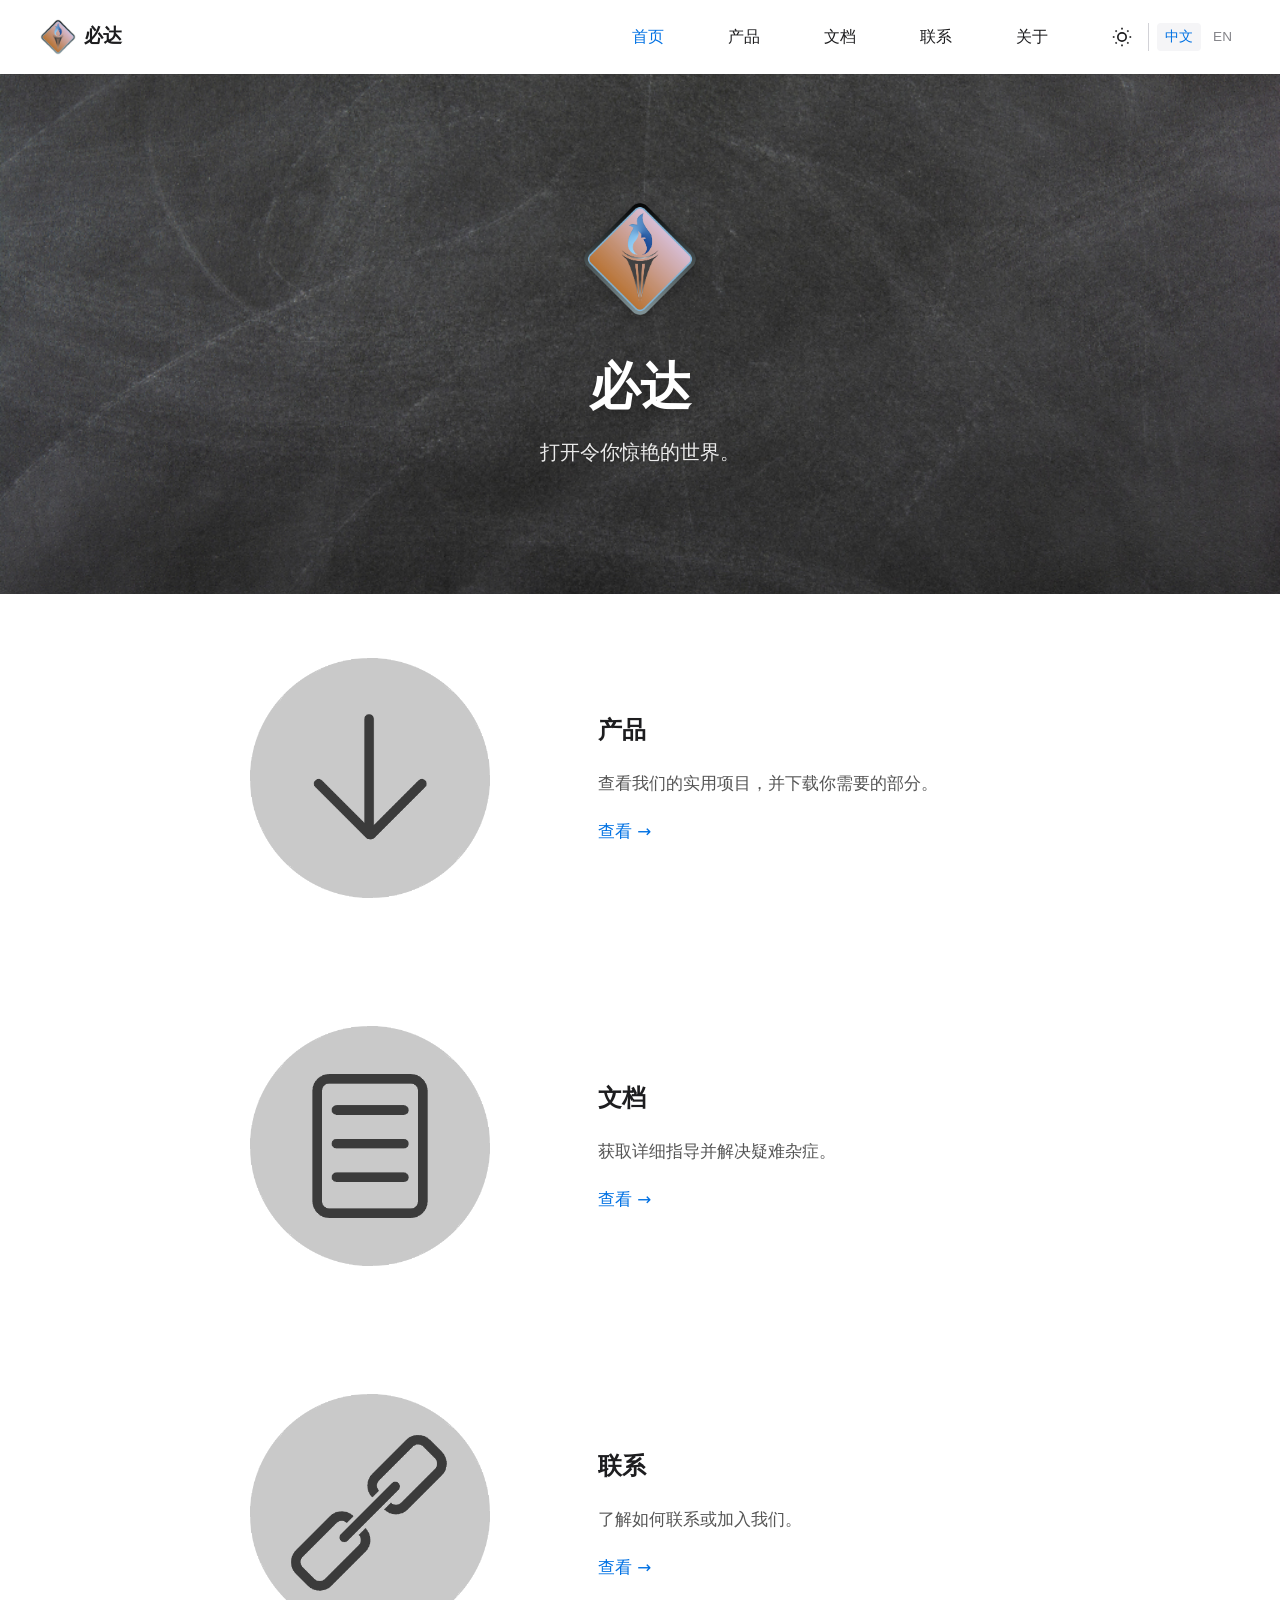
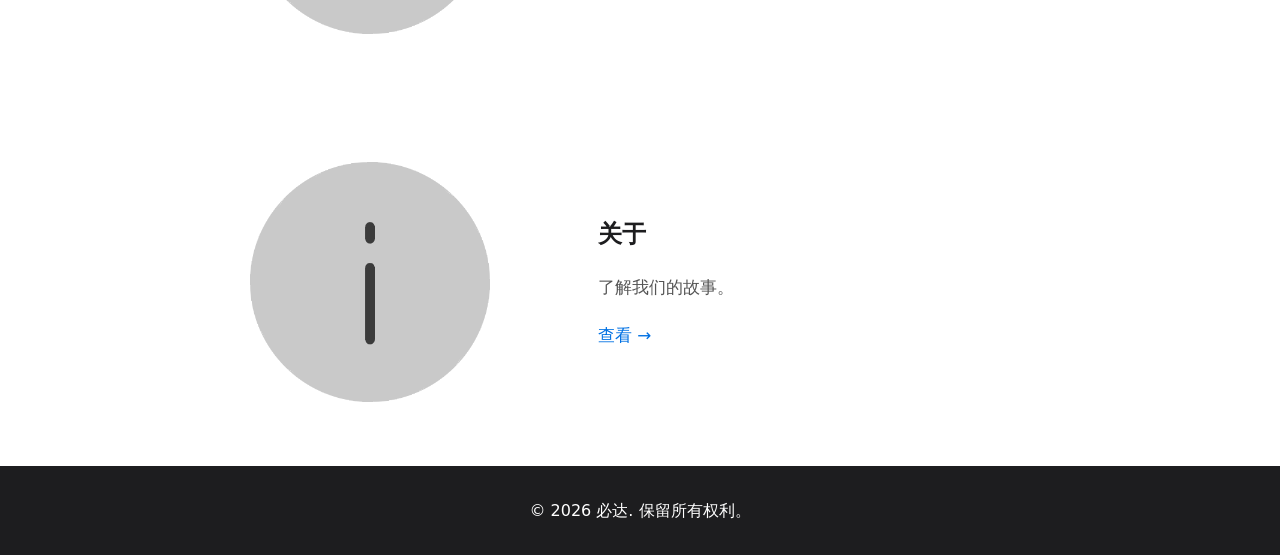
<file: index.html>
<!doctype html>
<html lang="zh-CN" data-theme="light">
    <head>
        <meta charset="UTF-8" />
        <meta name="viewport" content="width=device-width, initial-scale=1.0" />
        <title data-i18n="page.title.home">首页 - 必达-Binder</title>
        <link rel="icon" type="image/png" href="assets/images/icon.png" />
        <link rel="stylesheet" href="css/style.css" />
        <script>
            (function () {
                function getPref(key, fallback) {
                    try {
                        var v = localStorage.getItem(key);
                        if (v !== null && v !== undefined && v !== "") return v;
                    } catch (e) {}
                    var c = document.cookie.match(
                        new RegExp("(^| )" + key + "=([^;]+)"),
                    );
                    if (c) return decodeURIComponent(c[2]);
                    return fallback;
                }
                function setPref(key, val) {
                    try {
                        localStorage.setItem(key, val);
                    } catch (e) {}
                    var date = new Date();
                    date.setTime(date.getTime() + 365 * 24 * 60 * 60 * 1000);
                    document.cookie =
                        key +
                        "=" +
                        encodeURIComponent(val) +
                        ";expires=" +
                        date.toUTCString() +
                        ";path=/;SameSite=Lax";
                }
                window.__setPref = setPref;
                window.__getPref = getPref;

                var t = getPref(
                    "theme",
                    window.matchMedia("(prefers-color-scheme: dark)").matches
                        ? "dark"
                        : "light",
                );
                document.documentElement.setAttribute("data-theme", t);
                var l = getPref("lang", "zh");
                document.documentElement.lang = l === "zh" ? "zh-CN" : "en";
            })();
        </script>
    </head>
    <body>
        <nav class="navbar">
            <div class="nav-container">
                <div class="nav-brand">
                    <a href="index.html" class="nav-logo">
                        <img src="assets/images/logo.png" alt="必达-Binder" />
                    </a>
                    <span class="nav-site-name" data-i18n="nav.site.name"
                        >必达</span
                    >
                </div>
                <button class="hamburger" aria-label="菜单">
                    <span class="hamburger-line"></span>
                    <span class="hamburger-line"></span>
                    <span class="hamburger-line"></span>
                </button>
                <div class="nav-links">
                    <a
                        href="index.html"
                        class="nav-link active"
                        data-i18n="nav.home"
                        >首页</a
                    >
                    <a
                        href="products.html"
                        class="nav-link"
                        data-i18n="nav.products"
                        >产品</a
                    >
                    <a href="docs.html" class="nav-link" data-i18n="nav.docs"
                        >文档</a
                    >
                    <a
                        href="contact.html"
                        class="nav-link"
                        data-i18n="nav.contact"
                        >联系</a
                    >
                    <a href="about.html" class="nav-link" data-i18n="nav.about"
                        >关于</a
                    >
                    <div class="nav-actions">
                        <button
                            id="theme-toggle"
                            class="theme-toggle"
                            aria-label="切换主题"
                        >
                            <svg
                                class="icon-moon"
                                viewBox="0 0 24 24"
                                fill="none"
                                stroke="currentColor"
                                stroke-width="2"
                            >
                                <path
                                    d="M21 12.79A9 9 0 1 1 11.21 3 7 7 0 0 0 21 12.79z"
                                />
                            </svg>
                            <svg
                                class="icon-sun"
                                viewBox="0 0 24 24"
                                fill="none"
                                stroke="currentColor"
                                stroke-width="2"
                            >
                                <circle cx="12" cy="12" r="5" />
                                <line x1="12" y1="1" x2="12" y2="3" />
                                <line x1="12" y1="21" x2="12" y2="23" />
                                <line x1="4.22" y1="4.22" x2="5.64" y2="5.64" />
                                <line
                                    x1="18.36"
                                    y1="18.36"
                                    x2="19.78"
                                    y2="19.78"
                                />
                                <line x1="1" y1="12" x2="3" y2="12" />
                                <line x1="21" y1="12" x2="23" y2="12" />
                                <line
                                    x1="4.22"
                                    y1="19.78"
                                    x2="5.64"
                                    y2="18.36"
                                />
                                <line
                                    x1="18.36"
                                    y1="5.64"
                                    x2="19.78"
                                    y2="4.22"
                                />
                            </svg>
                        </button>
                        <div class="lang-switcher">
                            <button class="lang-btn" data-lang="zh">
                                中文
                            </button>
                            <button class="lang-btn" data-lang="en">EN</button>
                        </div>
                    </div>
                </div>
            </div>
        </nav>

        <section
            class="page-banner"
            style="background-image: url(&quot;assets/images/bg.png&quot;)"
        >
            <div class="banner-overlay">
                <img
                    src="assets/images/logo.png"
                    alt="必达-Binder"
                    class="banner-icon"
                    data-theme-img
                    data-light="assets/images/logo.png"
                    data-dark="assets/images/logo.png"
                />
                <h1 data-i18n="banner.title">必达-Binder</h1>
                <p data-i18n="banner.subtitle">打开令你惊艳的世界。</p>
            </div>
        </section>

        <section class="section">
            <div class="feature-layout">
                <img
                    src="assets/images/light/products.png"
                    alt="产品"
                    class="feature-img"
                    data-theme-img
                    data-light="assets/images/light/products.png"
                    data-dark="assets/images/dark/products.png"
                />
                <div class="feature-text">
                    <h3 data-i18n="home.feature.products.title">产品</h3>
                    <p data-i18n="home.feature.products.desc">
                        查看我们的实用项目，并下载你需要的部分。
                    </p>
                    <a
                        href="./products.html"
                        class="feature-link"
                        data-i18n="home.feature.products.link"
                        >查看 →</a
                    >
                </div>
            </div>
        </section>

        <section class="section">
            <div class="feature-layout">
                <img
                    src="assets/images/light/docs.png"
                    alt="文档"
                    class="feature-img"
                    data-theme-img
                    data-light="assets/images/light/docs.png"
                    data-dark="assets/images/dark/docs.png"
                />
                <div class="feature-text">
                    <h3 data-i18n="home.feature.docs.title">文档</h3>
                    <p data-i18n="home.feature.docs.desc">
                        获取详细指导并解决疑难杂症。
                    </p>
                    <a
                        href="./docs.html"
                        class="feature-link"
                        data-i18n="home.feature.docs.link"
                        >查看 →</a
                    >
                </div>
            </div>
        </section>

        <section class="section">
            <div class="feature-layout">
                <img
                    src="assets/images/light/contact.png"
                    alt="联系"
                    class="feature-img"
                    data-theme-img
                    data-light="assets/images/light/contact.png"
                    data-dark="assets/images/dark/contact.png"
                />
                <div class="feature-text">
                    <h3 data-i18n="home.feature.contact.title">联系</h3>
                    <p data-i18n="home.feature.contact.desc">
                        了解如何联系或加入我们。
                    </p>
                    <a
                        href="./contact.html"
                        class="feature-link"
                        data-i18n="home.feature.contact.link"
                        >查看 →</a
                    >
                </div>
            </div>
        </section>

        <section class="section">
            <div class="feature-layout">
                <img
                    src="assets/images/light/about.png"
                    alt="关于"
                    class="feature-img"
                    data-theme-img
                    data-light="assets/images/light/about.png"
                    data-dark="assets/images/dark/about.png"
                />
                <div class="feature-text">
                    <h3 data-i18n="home.feature.about.title">关于</h3>
                    <p data-i18n="home.feature.about.desc">了解我们的故事。</p>
                    <a
                        href="./about.html"
                        class="feature-link"
                        data-i18n="home.feature.about.link"
                        >查看 →</a
                    >
                </div>
            </div>
        </section>

        <footer class="footer">
            <p data-i18n="footer.copyright">
                &copy; 2026 必达-Binder. 保留所有权利。
            </p>
        </footer>

        <script src="js/script.js"></script>
        <script src="js/i18n.js"></script>
    </body>
</html>
</file>
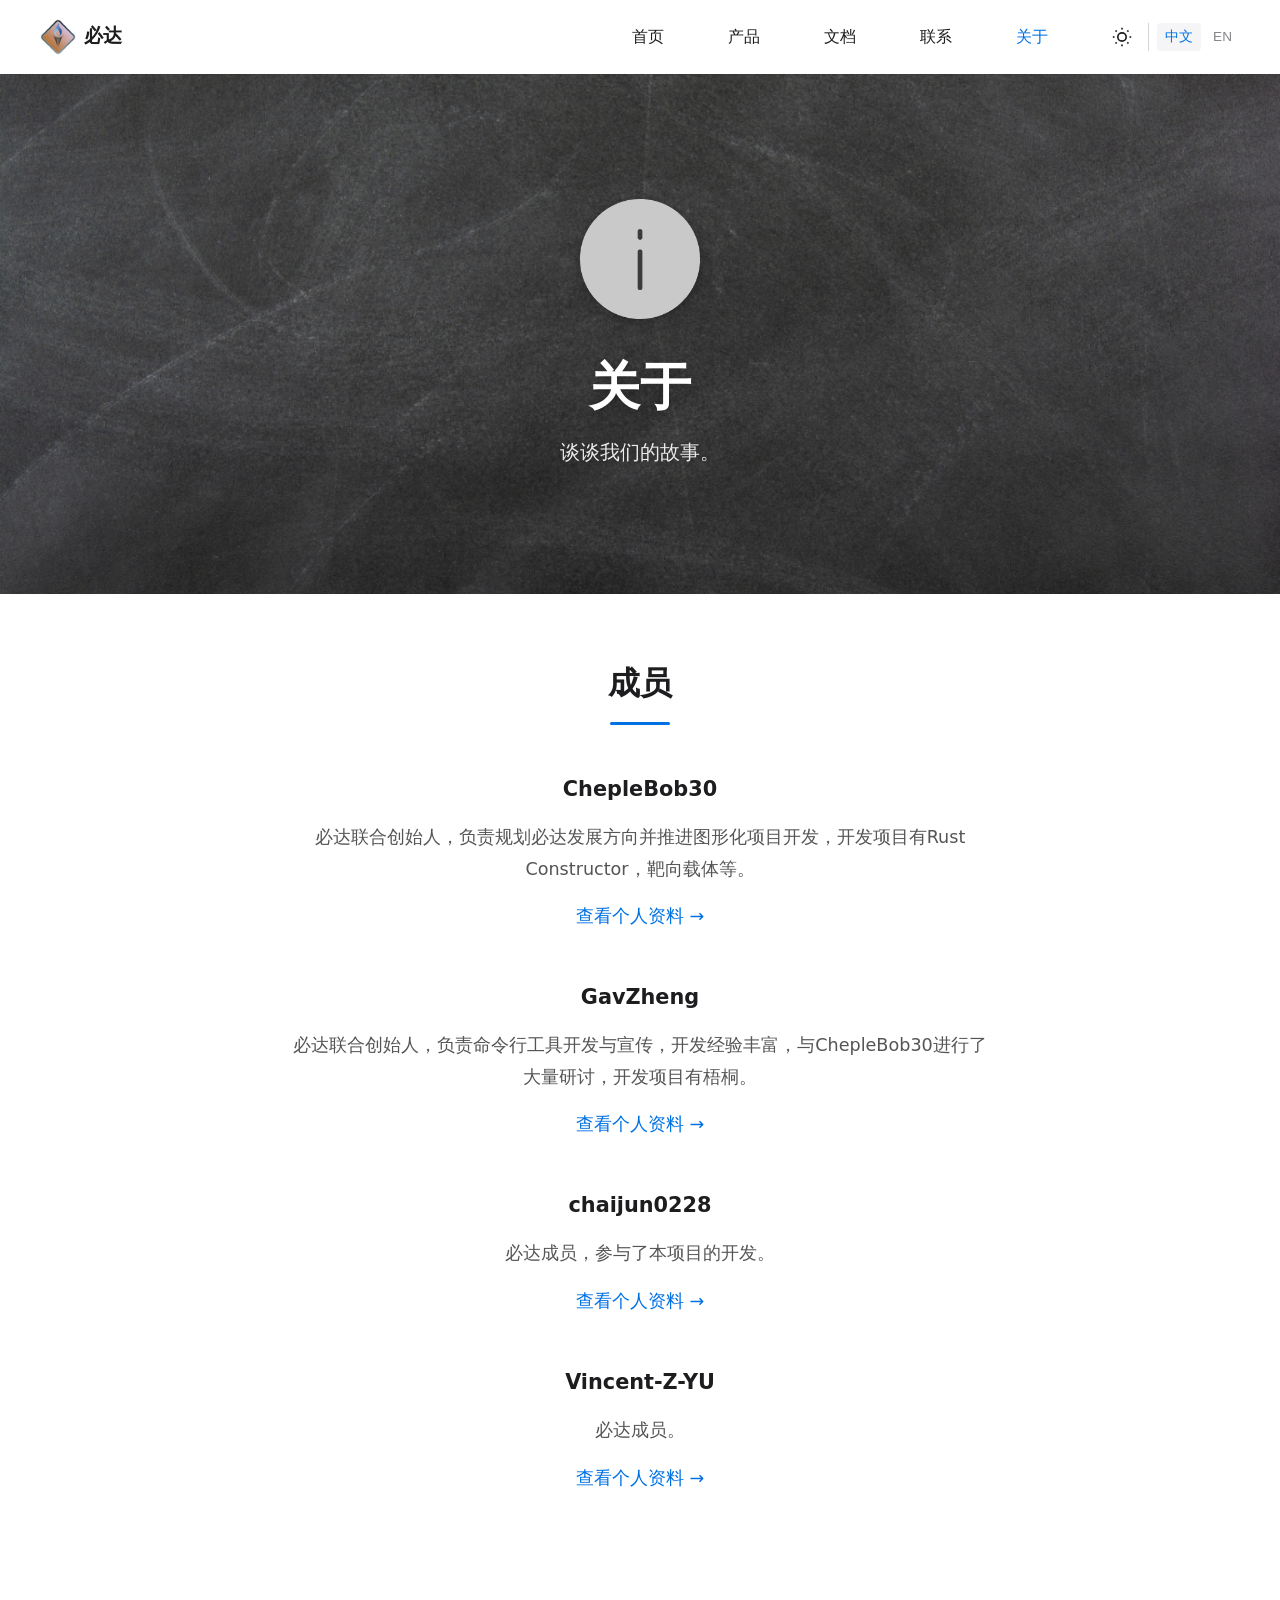
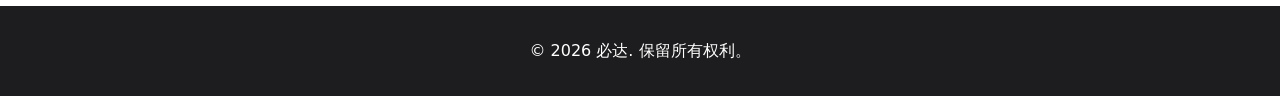
<file: about.html>
<!doctype html>
<html lang="zh-CN" data-theme="light">
    <head>
        <meta charset="UTF-8" />
        <meta name="viewport" content="width=device-width, initial-scale=1.0" />
        <title data-i18n="page.title.about">关于 - 必达-Binder</title>
        <link rel="icon" type="image/png" href="assets/images/icon.png" />
        <link rel="stylesheet" href="css/style.css" />
        <script>
            (function () {
                function getPref(key, fallback) {
                    try {
                        var v = localStorage.getItem(key);
                        if (v !== null && v !== undefined && v !== "") return v;
                    } catch (e) {}
                    var c = document.cookie.match(
                        new RegExp("(^| )" + key + "=([^;]+)"),
                    );
                    if (c) return decodeURIComponent(c[2]);
                    return fallback;
                }
                function setPref(key, val) {
                    try {
                        localStorage.setItem(key, val);
                    } catch (e) {}
                    var date = new Date();
                    date.setTime(date.getTime() + 365 * 24 * 60 * 60 * 1000);
                    document.cookie =
                        key +
                        "=" +
                        encodeURIComponent(val) +
                        ";expires=" +
                        date.toUTCString() +
                        ";path=/;SameSite=Lax";
                }
                window.__setPref = setPref;
                window.__getPref = getPref;

                var t = getPref(
                    "theme",
                    window.matchMedia("(prefers-color-scheme: dark)").matches
                        ? "dark"
                        : "light",
                );
                document.documentElement.setAttribute("data-theme", t);
                var l = getPref("lang", "zh");
                document.documentElement.lang = l === "zh" ? "zh-CN" : "en";
            })();
        </script>
    </head>
    <body>
        <nav class="navbar">
            <div class="nav-container">
                <div class="nav-brand">
                    <a href="index.html" class="nav-logo"
                        ><img src="assets/images/logo.png" alt="必达-Binder"
                    /></a>
                    <span class="nav-site-name" data-i18n="nav.site.name"
                        >必达</span
                    >
                </div>
                <button class="hamburger" aria-label="菜单">
                    <span class="hamburger-line"></span>
                    <span class="hamburger-line"></span>
                    <span class="hamburger-line"></span>
                </button>
                <div class="nav-links">
                    <a href="index.html" class="nav-link" data-i18n="nav.home"
                        >首页</a
                    >
                    <a
                        href="products.html"
                        class="nav-link"
                        data-i18n="nav.products"
                        >产品</a
                    >
                    <a href="docs.html" class="nav-link" data-i18n="nav.docs"
                        >文档</a
                    >
                    <a
                        href="contact.html"
                        class="nav-link"
                        data-i18n="nav.contact"
                        >联系</a
                    >
                    <a
                        href="about.html"
                        class="nav-link active"
                        data-i18n="nav.about"
                        >关于</a
                    >
                    <div class="nav-actions">
                        <button
                            id="theme-toggle"
                            class="theme-toggle"
                            aria-label="切换主题"
                        >
                            <svg
                                class="icon-moon"
                                viewBox="0 0 24 24"
                                fill="none"
                                stroke="currentColor"
                                stroke-width="2"
                            >
                                <path
                                    d="M21 12.79A9 9 0 1 1 11.21 3 7 7 0 0 0 21 12.79z"
                                />
                            </svg>
                            <svg
                                class="icon-sun"
                                viewBox="0 0 24 24"
                                fill="none"
                                stroke="currentColor"
                                stroke-width="2"
                            >
                                <circle cx="12" cy="12" r="5" />
                                <line x1="12" y1="1" x2="12" y2="3" />
                                <line x1="12" y1="21" x2="12" y2="23" />
                                <line x1="4.22" y1="4.22" x2="5.64" y2="5.64" />
                                <line
                                    x1="18.36"
                                    y1="18.36"
                                    x2="19.78"
                                    y2="19.78"
                                />
                                <line x1="1" y1="12" x2="3" y2="12" />
                                <line x1="21" y1="12" x2="23" y2="12" />
                                <line
                                    x1="4.22"
                                    y1="19.78"
                                    x2="5.64"
                                    y2="18.36"
                                />
                                <line
                                    x1="18.36"
                                    y1="5.64"
                                    x2="19.78"
                                    y2="4.22"
                                />
                            </svg>
                        </button>
                        <div class="lang-switcher">
                            <button class="lang-btn" data-lang="zh">
                                中文
                            </button>
                            <button class="lang-btn" data-lang="en">EN</button>
                        </div>
                    </div>
                </div>
            </div>
        </nav>

        <section
            class="page-banner"
            style="background-image: url(&quot;assets/images/bg.png&quot;)"
        >
            <div class="banner-overlay">
                <img
                    src="assets/images/light/about.png"
                    alt="关于"
                    class="banner-icon"
                    data-theme-img
                    data-light="assets/images/light/about.png"
                    data-dark="assets/images/dark/about.png"
                />
                <h1 data-i18n="banner.about.title">关于</h1>
                <p data-i18n="banner.about.subtitle">谈谈我们的故事。</p>
            </div>
        </section>

        <section class="section" id="members">
            <h2 class="section-title" data-i18n="about.github.members">成员</h2>

            <div class="member-section">
                <h3>ChepleBob30</h3>
                <p class="section-text" data-i18n="about.github.cheplebob30">
                    必达联合创始人，负责规划必达发展方向并推进图形化项目开发，开发项目有Rust
                    Constructor，靶向载体等。
                </p>
                <p class="section-text" style="margin-top: 1rem">
                    <a
                        href="https://github.com/orgs/Binder-organize/people/ChepleBob30"
                        class="feature-link"
                        target="_blank"
                        rel="noopener"
                        data-i18n="about.github.link"
                        >查看 →</a
                    >
                </p>
            </div>

            <div class="member-section">
                <h3>GavZheng</h3>
                <p class="section-text" data-i18n="about.github.gavzheng">
                    必达联合创始人，负责命令行工具开发与宣传，开发经验丰富，与ChepleBob30进行了大量研讨，开发项目有梧桐。
                </p>
                <p class="section-text" style="margin-top: 1rem">
                    <a
                        href="https://github.com/orgs/Binder-organize/people/GavZheng"
                        class="feature-link"
                        target="_blank"
                        rel="noopener"
                        data-i18n="about.github.link"
                        >查看 →</a
                    >
                </p>
            </div>

            <div class="member-section">
                <h3>chaijun0228</h3>
                <p class="section-text" data-i18n="about.github.chaijun0228">
                    必达成员，参与了本项目的开发。
                </p>
                <p class="section-text" style="margin-top: 1rem">
                    <a
                        href="https://github.com/orgs/Binder-organize/people/chaijun0228"
                        class="feature-link"
                        target="_blank"
                        rel="noopener"
                        data-i18n="about.github.link"
                        >查看 →</a
                    >
                </p>
            </div>

            <div class="member-section">
                <h3>Vincent-Z-YU</h3>
                <p class="section-text" data-i18n="about.github.vincent-z-yu">
                    必达成员。
                </p>
                <p class="section-text" style="margin-top: 1rem">
                    <a
                        href="https://github.com/orgs/Binder-organize/people/Vincent-Z-YU"
                        class="feature-link"
                        target="_blank"
                        rel="noopener"
                        data-i18n="about.github.link"
                        >查看 →</a
                    >
                </p>
            </div>
        </section>

        <footer class="footer">
            <p data-i18n="footer.copyright">
                &copy; 2026 必达-Binder. 保留所有权利。
            </p>
        </footer>

        <script src="js/script.js"></script>
        <script src="js/i18n.js"></script>
    </body>
</html>
</file>
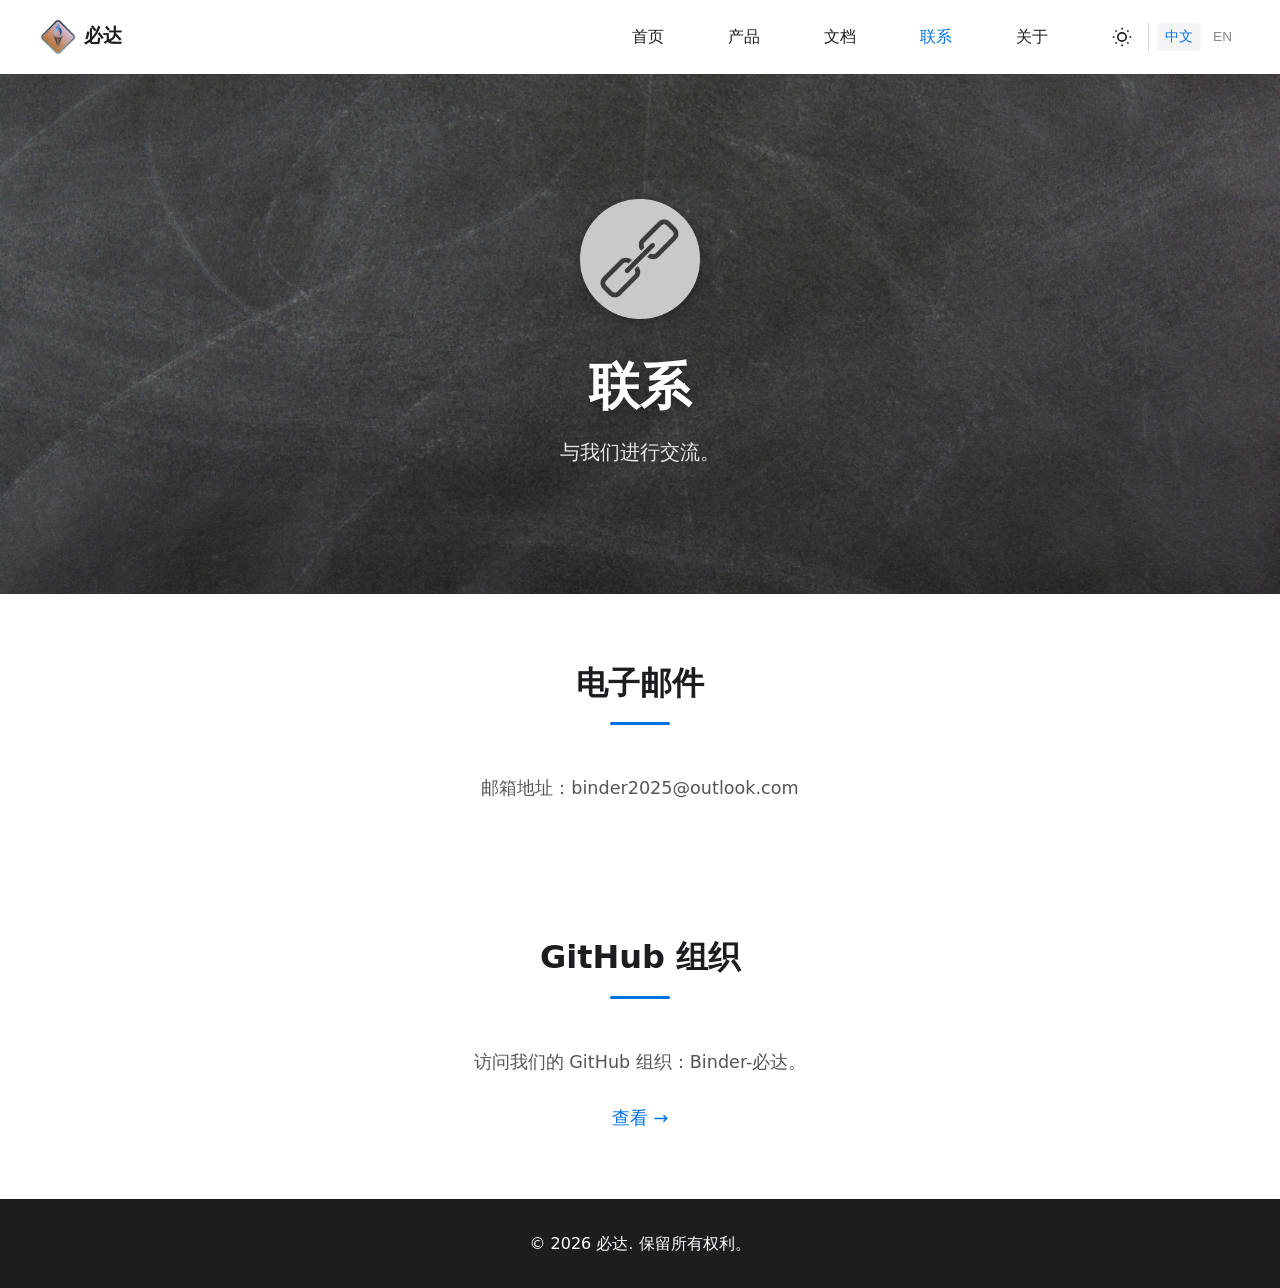
<file: contact.html>
<!doctype html>
<html lang="zh-CN" data-theme="light">
    <head>
        <meta charset="UTF-8" />
        <meta name="viewport" content="width=device-width, initial-scale=1.0" />
        <title data-i18n="page.title.contact">联系 - 必达-Binder</title>
        <link rel="icon" type="image/png" href="assets/images/icon.png" />
        <link rel="stylesheet" href="css/style.css" />
        <script>
            (function () {
                function getPref(key, fallback) {
                    try {
                        var v = localStorage.getItem(key);
                        if (v !== null && v !== undefined && v !== "") return v;
                    } catch (e) {}
                    var c = document.cookie.match(
                        new RegExp("(^| )" + key + "=([^;]+)"),
                    );
                    if (c) return decodeURIComponent(c[2]);
                    return fallback;
                }
                function setPref(key, val) {
                    try {
                        localStorage.setItem(key, val);
                    } catch (e) {}
                    var date = new Date();
                    date.setTime(date.getTime() + 365 * 24 * 60 * 60 * 1000);
                    document.cookie =
                        key +
                        "=" +
                        encodeURIComponent(val) +
                        ";expires=" +
                        date.toUTCString() +
                        ";path=/;SameSite=Lax";
                }
                window.__setPref = setPref;
                window.__getPref = getPref;

                var t = getPref(
                    "theme",
                    window.matchMedia("(prefers-color-scheme: dark)").matches
                        ? "dark"
                        : "light",
                );
                document.documentElement.setAttribute("data-theme", t);
                var l = getPref("lang", "zh");
                document.documentElement.lang = l === "zh" ? "zh-CN" : "en";
            })();
        </script>
    </head>
    <body>
        <nav class="navbar">
            <div class="nav-container">
                <div class="nav-brand">
                    <a href="index.html" class="nav-logo"
                        ><img src="assets/images/logo.png" alt="必达-Binder"
                    /></a>
                    <span class="nav-site-name" data-i18n="nav.site.name"
                        >必达</span
                    >
                </div>
                <button class="hamburger" aria-label="菜单">
                    <span class="hamburger-line"></span>
                    <span class="hamburger-line"></span>
                    <span class="hamburger-line"></span>
                </button>
                <div class="nav-links">
                    <a href="index.html" class="nav-link" data-i18n="nav.home"
                        >首页</a
                    >
                    <a
                        href="products.html"
                        class="nav-link"
                        data-i18n="nav.products"
                        >产品</a
                    >
                    <a href="docs.html" class="nav-link" data-i18n="nav.docs"
                        >文档</a
                    >
                    <a
                        href="contact.html"
                        class="nav-link active"
                        data-i18n="nav.contact"
                        >联系</a
                    >
                    <a href="about.html" class="nav-link" data-i18n="nav.about"
                        >关于</a
                    >
                    <div class="nav-actions">
                        <button
                            id="theme-toggle"
                            class="theme-toggle"
                            aria-label="切换主题"
                        >
                            <svg
                                class="icon-moon"
                                viewBox="0 0 24 24"
                                fill="none"
                                stroke="currentColor"
                                stroke-width="2"
                            >
                                <path
                                    d="M21 12.79A9 9 0 1 1 11.21 3 7 7 0 0 0 21 12.79z"
                                />
                            </svg>
                            <svg
                                class="icon-sun"
                                viewBox="0 0 24 24"
                                fill="none"
                                stroke="currentColor"
                                stroke-width="2"
                            >
                                <circle cx="12" cy="12" r="5" />
                                <line x1="12" y1="1" x2="12" y2="3" />
                                <line x1="12" y1="21" x2="12" y2="23" />
                                <line x1="4.22" y1="4.22" x2="5.64" y2="5.64" />
                                <line
                                    x1="18.36"
                                    y1="18.36"
                                    x2="19.78"
                                    y2="19.78"
                                />
                                <line x1="1" y1="12" x2="3" y2="12" />
                                <line x1="21" y1="12" x2="23" y2="12" />
                                <line
                                    x1="4.22"
                                    y1="19.78"
                                    x2="5.64"
                                    y2="18.36"
                                />
                                <line
                                    x1="18.36"
                                    y1="5.64"
                                    x2="19.78"
                                    y2="4.22"
                                />
                            </svg>
                        </button>
                        <div class="lang-switcher">
                            <button class="lang-btn" data-lang="zh">
                                中文
                            </button>
                            <button class="lang-btn" data-lang="en">EN</button>
                        </div>
                    </div>
                </div>
            </div>
        </nav>

        <section
            class="page-banner"
            style="background-image: url(&quot;assets/images/bg.png&quot;)"
        >
            <div class="banner-overlay">
                <img
                    src="assets/images/light/contact.png"
                    alt="联系"
                    class="banner-icon"
                    data-theme-img
                    data-light="assets/images/light/contact.png"
                    data-dark="assets/images/dark/contact.png"
                />
                <h1 data-i18n="banner.contact.title">联系</h1>
                <p data-i18n="banner.contact.subtitle">与我们进行交流。</p>
            </div>
        </section>

        <section class="section" id="contact">
            <h2 class="section-title" data-i18n="contact.email.title">
                电子邮件
            </h2>
            <p class="section-text" data-i18n="contact.email.desc">
                邮箱地址：<a href="mailto:binder2025@outlook.com"
                    >binder2025@outlook.com</a
                >
            </p>
        </section>

        <section class="section" id="github">
            <h2 class="section-title" data-i18n="contact.github.title">
                GitHub 组织
            </h2>
            <p class="section-text" data-i18n="contact.github.desc">
                访问我们的 GitHub 组织：Binder-必达。
            </p>
            <p class="section-text" style="margin-top: 1.5rem">
                <a
                    href="https://github.com/Binder-organize"
                    class="feature-link"
                    target="_blank"
                    rel="noopener"
                    data-i18n="contact.github.link"
                    >查看 →</a
                >
            </p>
        </section>

        <footer class="footer">
            <p data-i18n="footer.copyright">
                &copy; 2026 必达-Binder. 保留所有权利。
            </p>
        </footer>

        <script src="js/script.js"></script>
        <script src="js/i18n.js"></script>
    </body>
</html>
</file>
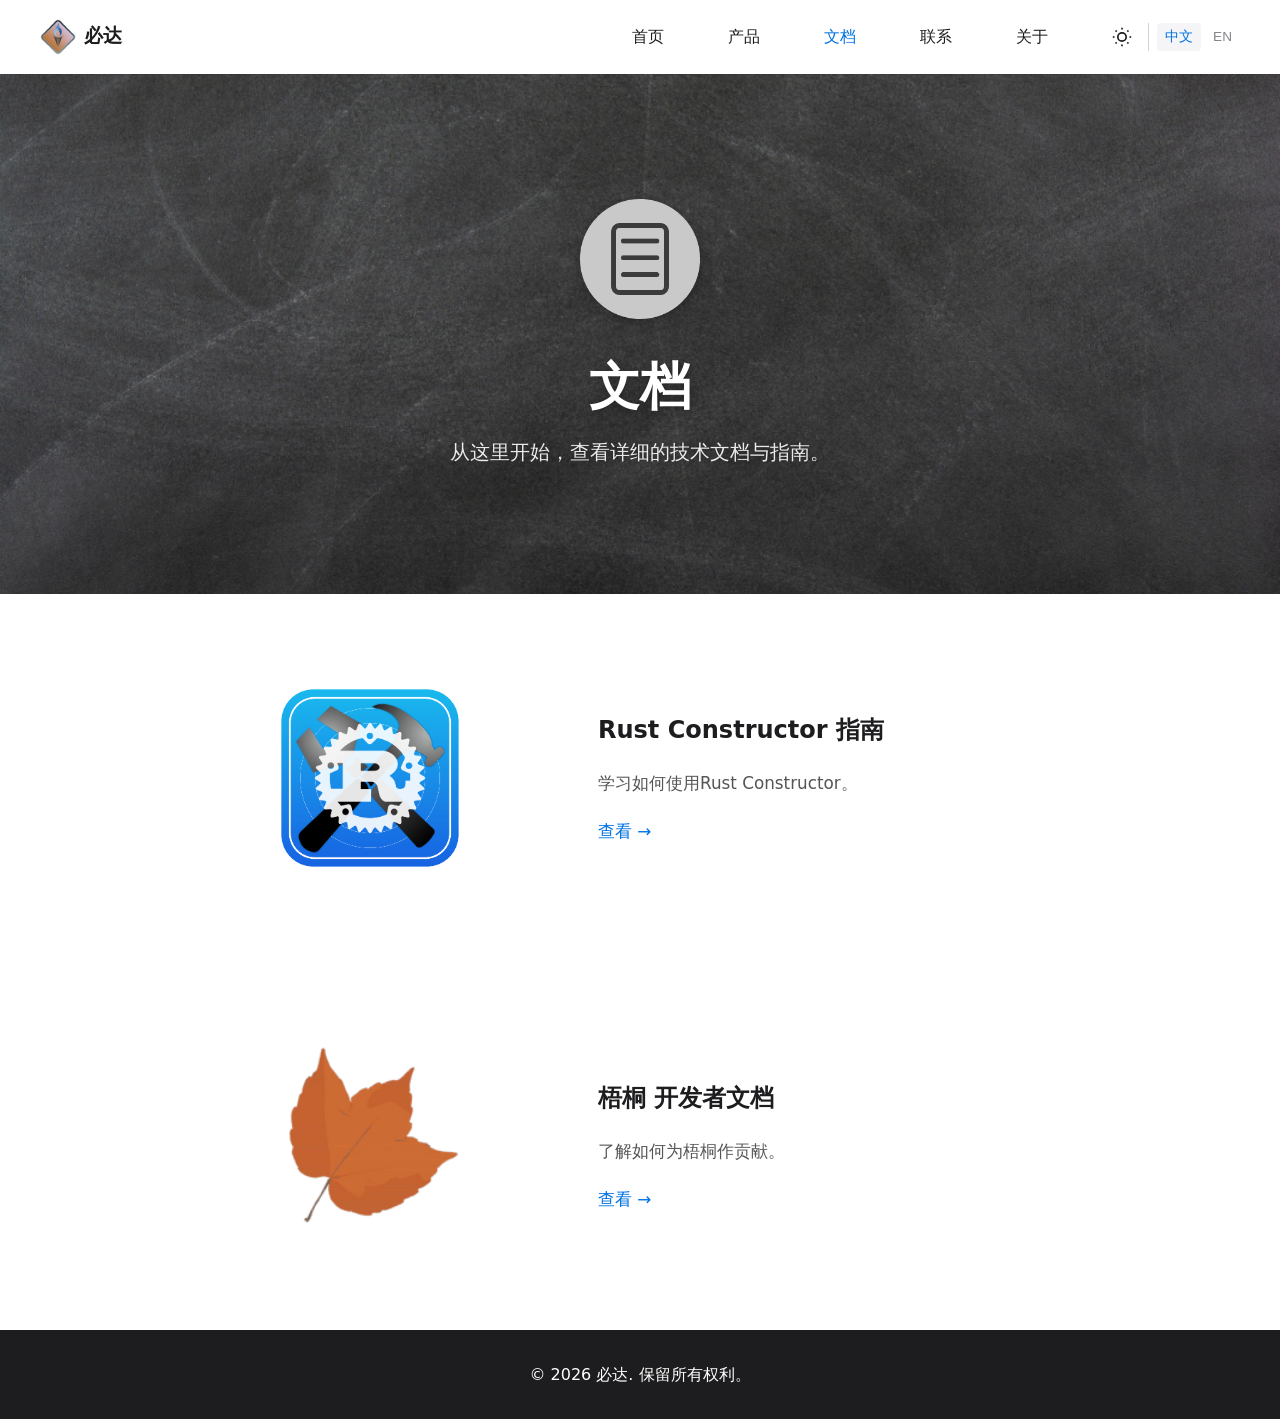
<file: docs.html>
<!doctype html>
<html lang="zh-CN" data-theme="light">
    <head>
        <meta charset="UTF-8" />
        <meta name="viewport" content="width=device-width, initial-scale=1.0" />
        <title data-i18n="page.title.docs">文档 - 必达-Binder</title>
        <link rel="icon" type="image/png" href="assets/images/icon.png" />
        <link rel="stylesheet" href="css/style.css" />
        <script>
            (function () {
                function getPref(key, fallback) {
                    try {
                        var v = localStorage.getItem(key);
                        if (v !== null && v !== undefined && v !== "") return v;
                    } catch (e) {}
                    var c = document.cookie.match(
                        new RegExp("(^| )" + key + "=([^;]+)"),
                    );
                    if (c) return decodeURIComponent(c[2]);
                    return fallback;
                }
                function setPref(key, val) {
                    try {
                        localStorage.setItem(key, val);
                    } catch (e) {}
                    var date = new Date();
                    date.setTime(date.getTime() + 365 * 24 * 60 * 60 * 1000);
                    document.cookie =
                        key +
                        "=" +
                        encodeURIComponent(val) +
                        ";expires=" +
                        date.toUTCString() +
                        ";path=/;SameSite=Lax";
                }
                window.__setPref = setPref;
                window.__getPref = getPref;

                var t = getPref(
                    "theme",
                    window.matchMedia("(prefers-color-scheme: dark)").matches
                        ? "dark"
                        : "light",
                );
                document.documentElement.setAttribute("data-theme", t);
                var l = getPref("lang", "zh");
                document.documentElement.lang = l === "zh" ? "zh-CN" : "en";
            })();
        </script>
    </head>
    <body>
        <nav class="navbar">
            <div class="nav-container">
                <div class="nav-brand">
                    <a href="index.html" class="nav-logo"
                        ><img src="assets/images/logo.png" alt="必达-Binder"
                    /></a>
                    <span class="nav-site-name" data-i18n="nav.site.name"
                        >必达</span
                    >
                </div>
                <button class="hamburger" aria-label="菜单">
                    <span class="hamburger-line"></span>
                    <span class="hamburger-line"></span>
                    <span class="hamburger-line"></span>
                </button>
                <div class="nav-links">
                    <a href="index.html" class="nav-link" data-i18n="nav.home"
                        >首页</a
                    >
                    <a
                        href="products.html"
                        class="nav-link"
                        data-i18n="nav.products"
                        >产品</a
                    >
                    <a
                        href="docs.html"
                        class="nav-link active"
                        data-i18n="nav.docs"
                        >文档</a
                    >
                    <a
                        href="contact.html"
                        class="nav-link"
                        data-i18n="nav.contact"
                        >联系</a
                    >
                    <a href="about.html" class="nav-link" data-i18n="nav.about"
                        >关于</a
                    >
                    <div class="nav-actions">
                        <button
                            id="theme-toggle"
                            class="theme-toggle"
                            aria-label="切换主题"
                        >
                            <svg
                                class="icon-moon"
                                viewBox="0 0 24 24"
                                fill="none"
                                stroke="currentColor"
                                stroke-width="2"
                            >
                                <path
                                    d="M21 12.79A9 9 0 1 1 11.21 3 7 7 0 0 0 21 12.79z"
                                />
                            </svg>
                            <svg
                                class="icon-sun"
                                viewBox="0 0 24 24"
                                fill="none"
                                stroke="currentColor"
                                stroke-width="2"
                            >
                                <circle cx="12" cy="12" r="5" />
                                <line x1="12" y1="1" x2="12" y2="3" />
                                <line x1="12" y1="21" x2="12" y2="23" />
                                <line x1="4.22" y1="4.22" x2="5.64" y2="5.64" />
                                <line
                                    x1="18.36"
                                    y1="18.36"
                                    x2="19.78"
                                    y2="19.78"
                                />
                                <line x1="1" y1="12" x2="3" y2="12" />
                                <line x1="21" y1="12" x2="23" y2="12" />
                                <line
                                    x1="4.22"
                                    y1="19.78"
                                    x2="5.64"
                                    y2="18.36"
                                />
                                <line
                                    x1="18.36"
                                    y1="5.64"
                                    x2="19.78"
                                    y2="4.22"
                                />
                            </svg>
                        </button>
                        <div class="lang-switcher">
                            <button class="lang-btn" data-lang="zh">
                                中文
                            </button>
                            <button class="lang-btn" data-lang="en">EN</button>
                        </div>
                    </div>
                </div>
            </div>
        </nav>

        <section
            class="page-banner"
            style="background-image: url(&quot;assets/images/bg.png&quot;)"
        >
            <div class="banner-overlay">
                <img
                    src="assets/images/light/docs.png"
                    alt="文档"
                    class="banner-icon"
                    data-theme-img
                    data-light="assets/images/light/docs.png"
                    data-dark="assets/images/dark/docs.png"
                />
                <h1 data-i18n="banner.docs.title">文档</h1>
                <p data-i18n="banner.docs.subtitle">
                    从这里开始，查看详细的技术文档与指南。
                </p>
            </div>
        </section>

        <section class="section">
            <div class="feature-layout">
                <img
                    src="assets/images/rc_logo.png"
                    alt="Rust Constructor 指南"
                    class="feature-img"
                />
                <div class="feature-text">
                    <h3 data-i18n="home.feature.docs.rc.title">
                        Rust Constructor 指南
                    </h3>
                    <p data-i18n="home.feature.docs.rc.desc">
                        学习如何使用Rust Constructor。
                    </p>
                    <a
                        href="https://github.com/ChepleBob30/Rust-Constructor-Guide"
                        class="feature-link"
                        target="_blank"
                        rel="noopener"
                        data-i18n="home.feature.docs.rc.link"
                        >查看 →</a
                    >
                </div>
            </div>
        </section>

        <section class="section">
            <div class="feature-layout">
                <img
                    src="assets/images/wutong_logo.png"
                    alt="梧桐 开发者文档"
                    class="feature-img"
                />
                <div class="feature-text">
                    <h3 data-i18n="home.feature.docs.wutong.title">
                        梧桐 开发者文档
                    </h3>
                    <p data-i18n="home.feature.docs.wutong.desc">
                        了解如何为梧桐作贡献。
                    </p>
                    <a
                        href="https://github.com/GavZheng/wutong/tree/main/docs"
                        class="feature-link"
                        target="_blank"
                        rel="noopener"
                        data-i18n="home.feature.docs.wutong.link"
                        >查看 →</a
                    >
                </div>
            </div>
        </section>

        <footer class="footer">
            <p data-i18n="footer.copyright">
                &copy; 2026 必达-Binder. 保留所有权利。
            </p>
        </footer>

        <script src="js/script.js"></script>
        <script src="js/i18n.js"></script>
    </body>
</html>
</file>
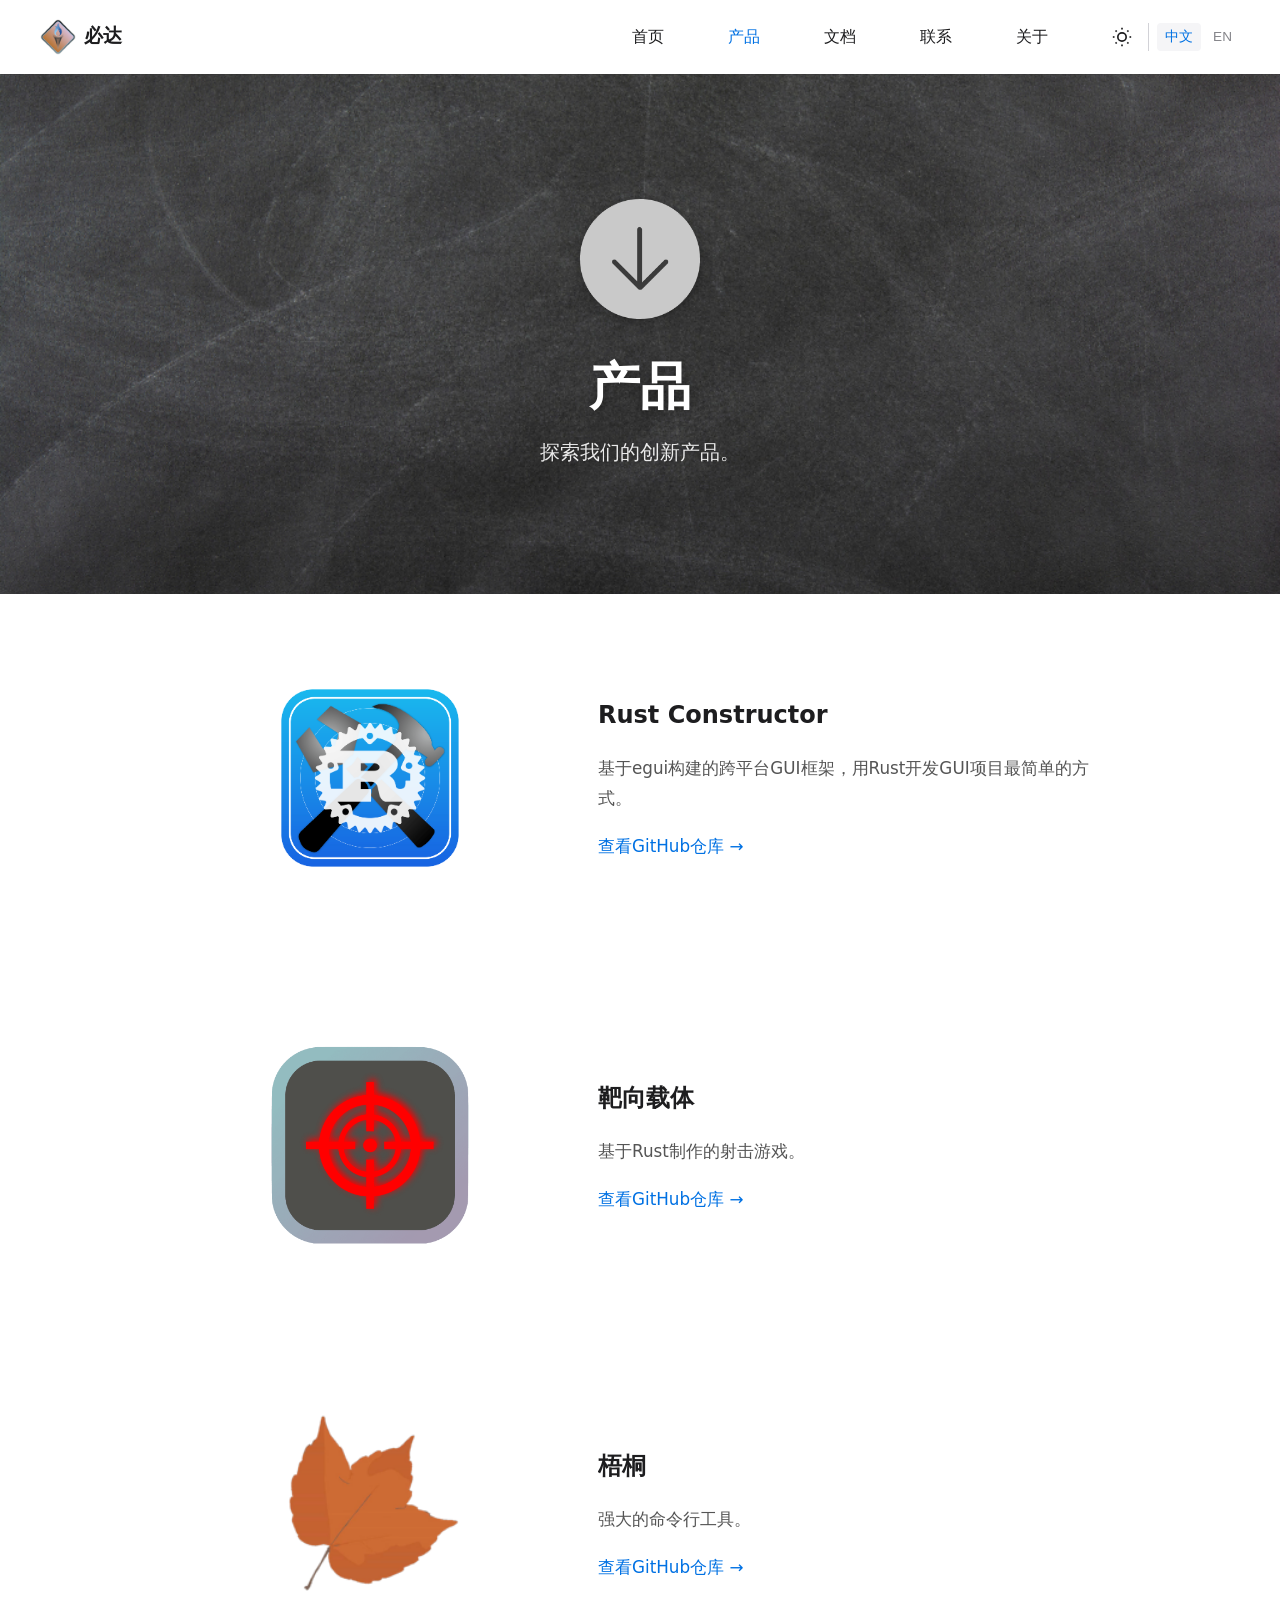
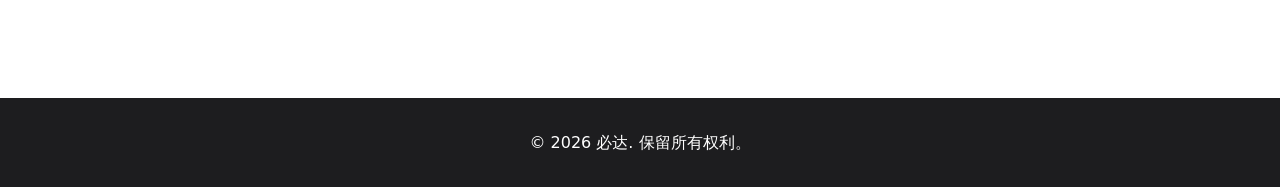
<file: products.html>
<!doctype html>
<html lang="zh-CN" data-theme="light">
    <head>
        <meta charset="UTF-8" />
        <meta name="viewport" content="width=device-width, initial-scale=1.0" />
        <title data-i18n="page.title.products">产品 - 必达-Binder</title>
        <link rel="icon" type="image/png" href="assets/images/icon.png" />
        <link rel="stylesheet" href="css/style.css" />
        <script>
            (function () {
                function getPref(key, fallback) {
                    try {
                        var v = localStorage.getItem(key);
                        if (v !== null && v !== undefined) return v;
                    } catch (e) {}
                    var c = document.cookie.match(
                        new RegExp("(^| )" + key + "=([^;]+)"),
                    );
                    if (c) return decodeURIComponent(c[2]);
                    return fallback;
                }
                function setPref(key, val) {
                    try {
                        localStorage.setItem(key, val);
                    } catch (e) {}
                    document.cookie =
                        key +
                        "=" +
                        encodeURIComponent(val) +
                        ";path=/;max-age=31536000;SameSite=Lax";
                }
                window.__setPref = setPref;
                window.__getPref = getPref;

                var t = getPref(
                    "theme",
                    window.matchMedia("(prefers-color-scheme: dark)").matches
                        ? "dark"
                        : "light",
                );
                document.documentElement.setAttribute("data-theme", t);
                var l = getPref("lang", "zh");
                document.documentElement.lang = l === "zh" ? "zh-CN" : "en";

                window.addEventListener("pageshow", function (e) {
                    if (e.persisted) {
                        var t2 = getPref("theme", "light");
                        document.documentElement.setAttribute("data-theme", t2);
                        var l2 = getPref("lang", "zh");
                        document.documentElement.lang =
                            l2 === "zh" ? "zh-CN" : "en";
                    }
                });
            })();
        </script>
    </head>
    <body>
        <nav class="navbar">
            <div class="nav-container">
                <div class="nav-brand">
                    <a href="index.html" class="nav-logo"
                        ><img src="assets/images/logo.png" alt="必达-Binder"
                    /></a>
                    <span class="nav-site-name" data-i18n="nav.site.name"
                        >必达</span
                    >
                </div>
                <button class="hamburger" aria-label="菜单">
                    <span class="hamburger-line"></span>
                    <span class="hamburger-line"></span>
                    <span class="hamburger-line"></span>
                </button>
                <div class="nav-links">
                    <a href="index.html" class="nav-link" data-i18n="nav.home"
                        >首页</a
                    >
                    <a
                        href="products.html"
                        class="nav-link active"
                        data-i18n="nav.products"
                        >产品</a
                    >
                    <a href="docs.html" class="nav-link" data-i18n="nav.docs"
                        >文档</a
                    >
                    <a
                        href="contact.html"
                        class="nav-link"
                        data-i18n="nav.contact"
                        >联系</a
                    >
                    <a href="about.html" class="nav-link" data-i18n="nav.about"
                        >关于</a
                    >
                    <div class="nav-actions">
                        <button
                            id="theme-toggle"
                            class="theme-toggle"
                            aria-label="切换主题"
                        >
                            <svg
                                class="icon-moon"
                                viewBox="0 0 24 24"
                                fill="none"
                                stroke="currentColor"
                                stroke-width="2"
                            >
                                <path
                                    d="M21 12.79A9 9 0 1 1 11.21 3 7 7 0 0 0 21 12.79z"
                                />
                            </svg>
                            <svg
                                class="icon-sun"
                                viewBox="0 0 24 24"
                                fill="none"
                                stroke="currentColor"
                                stroke-width="2"
                            >
                                <circle cx="12" cy="12" r="5" />
                                <line x1="12" y1="1" x2="12" y2="3" />
                                <line x1="12" y1="21" x2="12" y2="23" />
                                <line x1="4.22" y1="4.22" x2="5.64" y2="5.64" />
                                <line
                                    x1="18.36"
                                    y1="18.36"
                                    x2="19.78"
                                    y2="19.78"
                                />
                                <line x1="1" y1="12" x2="3" y2="12" />
                                <line x1="21" y1="12" x2="23" y2="12" />
                                <line
                                    x1="4.22"
                                    y1="19.78"
                                    x2="5.64"
                                    y2="18.36"
                                />
                                <line
                                    x1="18.36"
                                    y1="5.64"
                                    x2="19.78"
                                    y2="4.22"
                                />
                            </svg>
                        </button>
                        <div class="lang-switcher">
                            <button class="lang-btn" data-lang="zh">
                                中文
                            </button>
                            <button class="lang-btn" data-lang="en">EN</button>
                        </div>
                    </div>
                </div>
            </div>
        </nav>

        <section
            class="page-banner"
            style="background-image: url(&quot;assets/images/bg.png&quot;)"
        >
            <div class="banner-overlay">
                <img
                    src="assets/images/light/products.png"
                    alt="产品"
                    class="banner-icon"
                    data-theme-img
                    data-light="assets/images/light/products.png"
                    data-dark="assets/images/dark/products.png"
                />
                <h1 data-i18n="banner.products.title">产品</h1>
                <p data-i18n="banner.products.subtitle">探索我们的创新产品。</p>
            </div>
        </section>

        <section class="section">
            <div class="feature-layout">
                <img
                    src="assets/images/rc_logo.png"
                    alt="Rust Constructor"
                    class="feature-img"
                />
                <div class="feature-text">
                    <h3>Rust Constructor</h3>
                    <p data-i18n="home.feature.rc.desc">
                        基于egui构建的跨平台GUI框架，用Rust开发GUI项目最简单的方式。
                    </p>
                    <a
                        href="https://github.com/ChepleBob30/Rust-Constructor"
                        class="feature-link"
                        target="_blank"
                        rel="noopener"
                        data-i18n="home.feature.github.link"
                        >查看GitHub仓库 →</a
                    >
                </div>
            </div>
        </section>
        <section class="section">
            <div class="feature-layout">
                <img
                    src="assets/images/tvec_logo.png"
                    alt="靶向载体"
                    class="feature-img"
                />
                <div class="feature-text">
                    <h3 data-i18n="home.feature.tvec.title">靶向载体</h3>
                    <p data-i18n="home.feature.tvec.desc">
                        基于Rust制作的射击游戏。
                    </p>
                    <a
                        href="https://github.com/ChepleBob30/Targeted-Vector"
                        class="feature-link"
                        target="_blank"
                        rel="noopener"
                        data-i18n="home.feature.github.link"
                        >查看GitHub仓库 →</a
                    >
                </div>
            </div>
        </section>
        <section class="section">
            <div class="feature-layout">
                <img
                    src="assets/images/wutong_logo.png"
                    alt="梧桐"
                    class="feature-img"
                />
                <div class="feature-text">
                    <h3 data-i18n="home.feature.wutong.title">梧桐</h3>
                    <p data-i18n="home.feature.wutong.desc">
                        强大的命令行工具。
                    </p>
                    <a
                        href="https://github.com/GavZheng/wutong"
                        class="feature-link"
                        target="_blank"
                        rel="noopener"
                        data-i18n="home.feature.github.link"
                        >查看GitHub仓库 →</a
                    >
                </div>
            </div>
        </section>

        <footer class="footer">
            <p data-i18n="footer.copyright">
                &copy; 2026 必达-Binder. 保留所有权利。
            </p>
        </footer>

        <script src="js/script.js"></script>
        <script src="js/i18n.js"></script>
    </body>
</html>
</file>
<file: css/style.css>
/* 基础样式变量 */
:root {
    --primary-color: #1d1d1f;
    --accent-color: #0071e3;
    --light-bg: #f5f5f7;
    --text-color: #1d1d1f;
    --border-color: #d2d2d7;
    --text-secondary: #86868b;
    --body-bg: #ffffff;
    --navbar-bg: rgba(255, 255, 255, 0.98);
    --card-bg: #ffffff;
    --footer-bg: var(--primary-color);
    --footer-text: #ffffff;
    --feature-text-color: #555555;
    --hamburger-color: var(--primary-color);
    --nav-mobile-bg: #ffffff;
    --card-shadow: rgba(0, 0, 0, 0.02);
    --scrollbar-track: var(--light-bg);
    --scrollbar-thumb: var(--primary-color);
    --nav-mobile-border: var(--border-color);
    --banner-overlay-bg: rgba(0, 0, 0, 0.45);
    --banner-sub-color: rgba(255, 255, 255, 0.9);
    --link-hover: #005bb5;
    --card-img-bg: var(--light-bg);
    --card-img-border: var(--border-color);
    --card-title: var(--primary-color);
    --nav-link-border: var(--border-color);
    --nav-mobile-shadow: rgba(0, 0, 0, 0.1);
}

[data-theme="dark"] {
    --primary-color: #f5f5f7;
    --accent-color: #2997ff;
    --light-bg: #1c1c1e;
    --text-color: #f5f5f7;
    --border-color: #38383a;
    --text-secondary: #98989d;
    --body-bg: #000000;
    --navbar-bg: rgba(28, 28, 30, 0.98);
    --card-bg: #1c1c1e;
    --footer-bg: #1c1c1e;
    --footer-text: #f5f5f7;
    --feature-text-color: #a1a1a6;
    --hamburger-color: #f5f5f7;
    --nav-mobile-bg: #1c1c1e;
    --card-shadow: rgba(255, 255, 255, 0.05);
    --scrollbar-track: #1c1c1e;
    --scrollbar-thumb: #98989d;
    --nav-mobile-border: #38383a;
    --banner-overlay-bg: rgba(0, 0, 0, 0.6);
    --banner-sub-color: rgba(255, 255, 255, 0.85);
    --link-hover: #64b5f6;
    --card-img-bg: #2c2c2e;
    --card-img-border: #38383a;
    --card-title: #f5f5f7;
    --nav-link-border: #38383a;
    --nav-mobile-shadow: rgba(0, 0, 0, 0.4);
}

* {
    margin: 0;
    padding: 0;
    box-sizing: border-box;
}

body {
    font-family:
        "Segoe UI",
        system-ui,
        -apple-system,
        sans-serif;
    line-height: 1.6;
    color: var(--text-color);
    background: var(--body-bg);
    min-height: 100vh;
    display: flex;
    flex-direction: column;
}

/* 通用版块样式 */
.section {
    max-width: 1200px;
    margin: 0 auto;
    padding: 4rem 1rem;
    flex: 1;
}

.section h2 {
    text-align: center;
    font-size: 2rem;
    margin-bottom: 3rem;
    color: var(--primary-color);
    font-weight: 600;
}

/* 通用标题 */
.section-title {
    text-align: center;
    font-size: 2rem;
    margin-bottom: 3rem;
    color: var(--primary-color);
    font-weight: 600;
}

.section-title::after {
    content: "";
    display: block;
    width: 60px;
    height: 3px;
    background: var(--accent-color);
    margin: 0.8rem auto 0;
    border-radius: 2px;
}

/* 通用文本 */
.section-text {
    text-align: center;
    font-size: 1.1rem;
    line-height: 1.8;
    color: var(--feature-text-color);
    max-width: 700px;
    margin: 0 auto;
}

.section-text a {
    color: var(--accent-color);
    text-decoration: none;
    font-weight: 500;
    transition: color 0.2s ease;
}

.section-text a:hover {
    color: var(--link-hover);
    text-decoration: underline;
}

/* 成员区块 */
.member-section {
    max-width: 700px;
    margin: 0 auto 3rem;
    text-align: center;
}

.member-section h3 {
    font-size: 1.3rem;
    font-weight: 600;
    color: var(--primary-color);
    margin-bottom: 1rem;
}

/* 导航栏样式 */
.navbar {
    background: var(--navbar-bg);
    padding: 1rem;
    position: sticky;
    top: 0;
    z-index: 250;
    box-shadow: 0 1px 0 rgba(0, 0, 0, 0.05);
    transition: all 0.3s ease;
}

.navbar.shrink {
    padding: 0.5rem 1rem;
    box-shadow: 0 2px 8px rgba(0, 0, 0, 0.1);
}

.nav-container {
    display: flex;
    justify-content: space-between;
    align-items: center;
    max-width: 1200px;
    margin: 0 auto;
}

.nav-brand {
    display: flex;
    align-items: center;
    gap: 0.5rem;
    text-decoration: none;
}

.nav-logo {
    display: flex;
    align-items: center;
    text-decoration: none;
}

.nav-logo img {
    height: 36px;
    width: auto;
    transition: height 0.3s ease;
}

.navbar.shrink .nav-logo img {
    height: 28px;
}

.nav-site-name {
    font-size: 1.2rem;
    font-weight: 700;
    color: var(--primary-color);
    white-space: nowrap;
}

.nav-links {
    display: flex;
    justify-content: center;
    gap: 2rem;
    flex-wrap: wrap;
}

.nav-link {
    color: var(--primary-color);
    text-decoration: none;
    padding: 0.5rem 1rem;
    transition: color 0.2s ease;
    border-radius: 4px;
}

.nav-link:hover,
.nav-link.active {
    color: var(--accent-color);
}

/* 汉堡菜单按钮 */
.hamburger {
    display: none;
    flex-direction: column;
    justify-content: center;
    align-items: center;
    width: 36px;
    height: 36px;
    background: none;
    border: none;
    cursor: pointer;
    padding: 4px;
    z-index: 300;
}

.hamburger-line {
    display: block;
    width: 24px;
    height: 2px;
    background: var(--hamburger-color);
    border-radius: 2px;
    transition: all 0.3s ease;
}

.hamburger-line:nth-child(1) {
    margin-bottom: 6px;
}

.hamburger-line:nth-child(2) {
    margin-bottom: 6px;
}

.hamburger.active .hamburger-line:nth-child(1) {
    transform: translateY(8px) rotate(45deg);
}

.hamburger.active .hamburger-line:nth-child(2) {
    opacity: 0;
}

.hamburger.active .hamburger-line:nth-child(3) {
    transform: translateY(-8px) rotate(-45deg);
}

/* 页面横幅 - 图片背景 + 居中粗体文本 */
.page-banner {
    position: relative;
    width: 100%;
    min-height: 520px;
    background-size: cover;
    background-position: center;
    background-repeat: no-repeat;
    display: flex;
    align-items: center;
    justify-content: center;
}

.banner-overlay {
    position: relative;
    z-index: 2;
    text-align: center;
    padding: 2.5rem 3rem;
}

.banner-overlay .banner-icon {
    width: 120px;
    height: 120px;
    object-fit: contain;
    margin-bottom: 1.2rem;
    filter: drop-shadow(0 2px 6px rgba(0, 0, 0, 0.3));
}

.banner-overlay h1 {
    font-size: 3.2rem;
    font-weight: 800;
    color: #fff;
    margin-bottom: 0.5rem;
    text-shadow: 0 2px 8px rgba(0, 0, 0, 0.3);
}

.banner-overlay p {
    font-size: 1.25rem;
    color: var(--banner-sub-color);
    text-shadow: 0 1px 4px rgba(0, 0, 0, 0.2);
}

@media (max-width: 768px) {
    .page-banner {
        min-height: 380px;
    }

    .banner-overlay .banner-icon {
        width: 90px;
        height: 90px;
    }

    .banner-overlay h1 {
        font-size: 2.2rem;
    }

    .banner-overlay p {
        font-size: 1rem;
    }
}

/* 首页英雄区 */
.hero {
    background: var(--light-bg);
    color: var(--primary-color);
    padding: 6rem 1rem;
    text-align: center;
    position: relative;
    flex: 1;
}

.hero h1 {
    font-size: 3rem;
    margin-bottom: 1rem;
}

.hero p {
    font-size: 1.2rem;
    opacity: 0.9;
}

/* 网格布局（产品/文档通用） */
.grid-container {
    display: grid;
    grid-template-columns: repeat(auto-fit, minmax(300px, 1fr));
    gap: 2rem;
}

/* 卡片样式 */
.card {
    border: 1px solid var(--border-color);
    border-radius: 12px;
    overflow: hidden;
    background: var(--card-bg);
    box-shadow: 0 4px 6px var(--card-shadow);
}

/* 图片占位框 */
.card-img {
    width: 100%;
    height: 200px;
    background: var(--card-img-bg);
    border-bottom: 1px solid var(--card-img-border);
}

.card-content {
    padding: 1.5rem;
}

.card-content h3 {
    margin-bottom: 0.5rem;
    color: var(--card-title);
    font-weight: 600;
}

.card-content p {
    color: var(--text-secondary);
}

/* 通用左右布局：左图，右上文本，右下链接 */
.feature-layout {
    display: grid;
    grid-template-columns: 360px 1fr;
    gap: 3rem;
    align-items: center;
    width: 900px;
    margin: 0 auto;
}

.feature-layout .feature-img {
    width: 360px;
    height: 240px;
    object-fit: contain;
    border-radius: 12px;
    display: block;
}

.feature-layout .feature-text {
    display: flex;
    flex-direction: column;
    gap: 1.2rem;
    overflow: hidden;
}

.feature-layout .feature-text h3 {
    font-size: 1.5rem;
    font-weight: 600;
    color: var(--primary-color);
    overflow: hidden;
    text-overflow: ellipsis;
    white-space: nowrap;
}

.feature-layout .feature-text p {
    font-size: 1.05rem;
    line-height: 1.8;
    color: var(--feature-text-color);
    display: -webkit-box;
    -webkit-line-clamp: 2;
    line-clamp: 2;
    -webkit-box-orient: vertical;
    overflow: hidden;
    text-overflow: ellipsis;
}

.feature-layout .feature-text .feature-link {
    color: var(--accent-color);
    text-decoration: none;
    font-weight: 500;
    font-size: 1.05rem;
    transition: color 0.2s ease;
    display: inline-block;
    overflow: hidden;
    text-overflow: ellipsis;
    white-space: nowrap;
}

.feature-layout .feature-text .feature-link:hover {
    color: var(--link-hover);
    text-decoration: underline;
}

/* 关于我们版块 */
.about-container {
    display: grid;
    grid-template-columns: 1fr 1fr;
    gap: 3rem;
    align-items: center;
}

.about-img {
    width: 100%;
    height: 350px;
    background: var(--light-bg);
    border-radius: 8px;
}

.about-content {
    display: flex;
    flex-direction: column;
    gap: 1.5rem;
}

.about-content p {
    font-size: 1.1rem;
    line-height: 1.8;
    color: var(--about-text);
}

/* 时间轴样式 */
.timeline {
    position: relative;
    max-width: 800px;
    margin: 0 auto;
    padding-left: 2rem;
    border-left: 3px solid var(--primary-color);
}

.timeline-item {
    position: relative;
    margin-bottom: 2rem;
    padding-left: 1.5rem;
}

.timeline-item::before {
    content: "";
    position: absolute;
    left: -2.4rem;
    top: 0.5rem;
    width: 15px;
    height: 15px;
    border-radius: 50%;
    background: var(--accent-color);
}

.timeline-item h4 {
    color: var(--primary-color);
    margin-bottom: 0.5rem;
}

.timeline-item p {
    color: #666;
}

/* 页脚 */
.footer {
    background: var(--footer-bg);
    color: var(--footer-text);
    text-align: center;
    padding: 2rem 1rem;
    margin-top: auto;
}

/* 产品横向滚动容器样式 */
.products-scroll-container {
    display: flex;
    gap: 1.5rem;
    overflow-x: auto;
    padding-bottom: 1rem;
    scroll-snap-type: x mandatory;
    -webkit-overflow-scrolling: touch;
}

.products-scroll-container .card {
    flex-shrink: 0;
    width: 300px;
    scroll-snap-align: start;
}

.products-scroll-container::-webkit-scrollbar {
    height: 6px;
}

.products-scroll-container::-webkit-scrollbar-track {
    background: var(--light-bg);
    border-radius: 3px;
}

.products-scroll-container::-webkit-scrollbar-thumb {
    background: var(--primary-color);
    border-radius: 3px;
    opacity: 0.7;
}

.products-scroll-container::-webkit-scrollbar-thumb:hover {
    opacity: 1;
}

/* 响应式导航 - 窄窗口汉堡菜单 */
@media (max-width: 960px) {
    .hamburger {
        display: flex;
    }

    .nav-links {
        position: fixed;
        top: 0;
        right: 0;
        width: 300px;
        max-width: 85vw;
        height: 100vh;
        background: var(--nav-mobile-bg);
        flex-direction: column;
        padding: 4.5rem 1.5rem 2rem;
        gap: 0;
        box-shadow: -8px 0 24px var(--nav-mobile-shadow);
        transform: translateX(100%);
        z-index: 200;
        overflow-y: auto;
        transition: transform 0.35s cubic-bezier(0.4, 0, 0.2, 1);
    }

    .nav-links.open {
        transform: translateX(0);
    }

    .nav-link {
        padding: 1rem 0.5rem;
        border-bottom: 1px solid var(--nav-link-border);
        width: 100%;
        text-align: left;
        font-size: 1.05rem;
        transition: background 0.2s ease;
    }

    .nav-link:hover {
        background: var(--light-bg);
    }

    .nav-link:last-child {
        border-bottom: none;
    }

    .contact-container {
        grid-template-columns: 1fr;
    }

    .about-container {
        grid-template-columns: 1fr;
    }

    .feature-layout {
        grid-template-columns: 1fr;
        max-width: 400px;
        text-align: center;
    }

    .feature-layout .feature-img {
        width: 100%;
        max-width: 280px;
        height: auto;
        aspect-ratio: 3 / 2;
        margin: 0 auto;
    }

    .feature-layout .feature-text {
        align-items: center;
    }

    .feature-layout .feature-text .feature-link {
        display: inline-block;
    }
}

/* 移动端菜单遮罩 - 仅在窄窗口生效 */
.nav-backdrop {
    display: none;
}

@media (max-width: 960px) {
    .nav-backdrop {
        display: block;
        position: fixed;
        inset: 0;
        background: rgba(0, 0, 0, 0.4);
        z-index: 150;
        opacity: 0;
        transition: opacity 0.35s ease;
        pointer-events: none;
    }

    .nav-backdrop.active {
        opacity: 1;
        pointer-events: auto;
    }
}

/* 禁止背景滚动 */
body.menu-open {
    overflow: hidden;
}

/* 主题切换按钮 */
.theme-toggle {
    background: none;
    border: none;
    cursor: pointer;
    padding: 0.5rem;
    display: flex;
    align-items: center;
    justify-content: center;
    color: var(--primary-color);
    transition: color 0.2s ease;
    margin-left: 0.5rem;
}

.theme-toggle:hover {
    color: var(--accent-color);
}

.theme-toggle svg {
    width: 20px;
    height: 20px;
}

.theme-toggle .icon-sun,
.theme-toggle .icon-moon {
    display: none;
}

[data-theme="light"] .theme-toggle .icon-sun,
[data-theme="dark"] .theme-toggle .icon-moon {
    display: block;
}

/* 语言切换按钮 */
.lang-switcher {
    display: flex;
    align-items: center;
    gap: 0.25rem;
    margin-left: 0.5rem;
    padding-left: 0.5rem;
    border-left: 1px solid var(--border-color);
}

.lang-btn {
    background: none;
    border: none;
    cursor: pointer;
    padding: 0.3rem 0.5rem;
    font-size: 0.85rem;
    font-weight: 500;
    color: var(--text-secondary);
    border-radius: 4px;
    transition: all 0.2s ease;
}

.lang-btn:hover {
    color: var(--accent-color);
}

.lang-btn.active {
    color: var(--accent-color);
    background: var(--light-bg);
}

.nav-actions {
    display: flex;
    align-items: center;
}

@media (max-width: 960px) {
    .lang-switcher {
        border-left: none;
        margin-left: 0;
        padding-left: 0;
        margin-top: 1rem;
        padding-top: 1rem;
        border-top: 1px solid var(--nav-link-border);
        justify-content: center;
    }

    .theme-toggle {
        margin-left: 0;
    }

    .nav-actions {
        flex-direction: column;
        align-items: center;
    }
}
</file>
